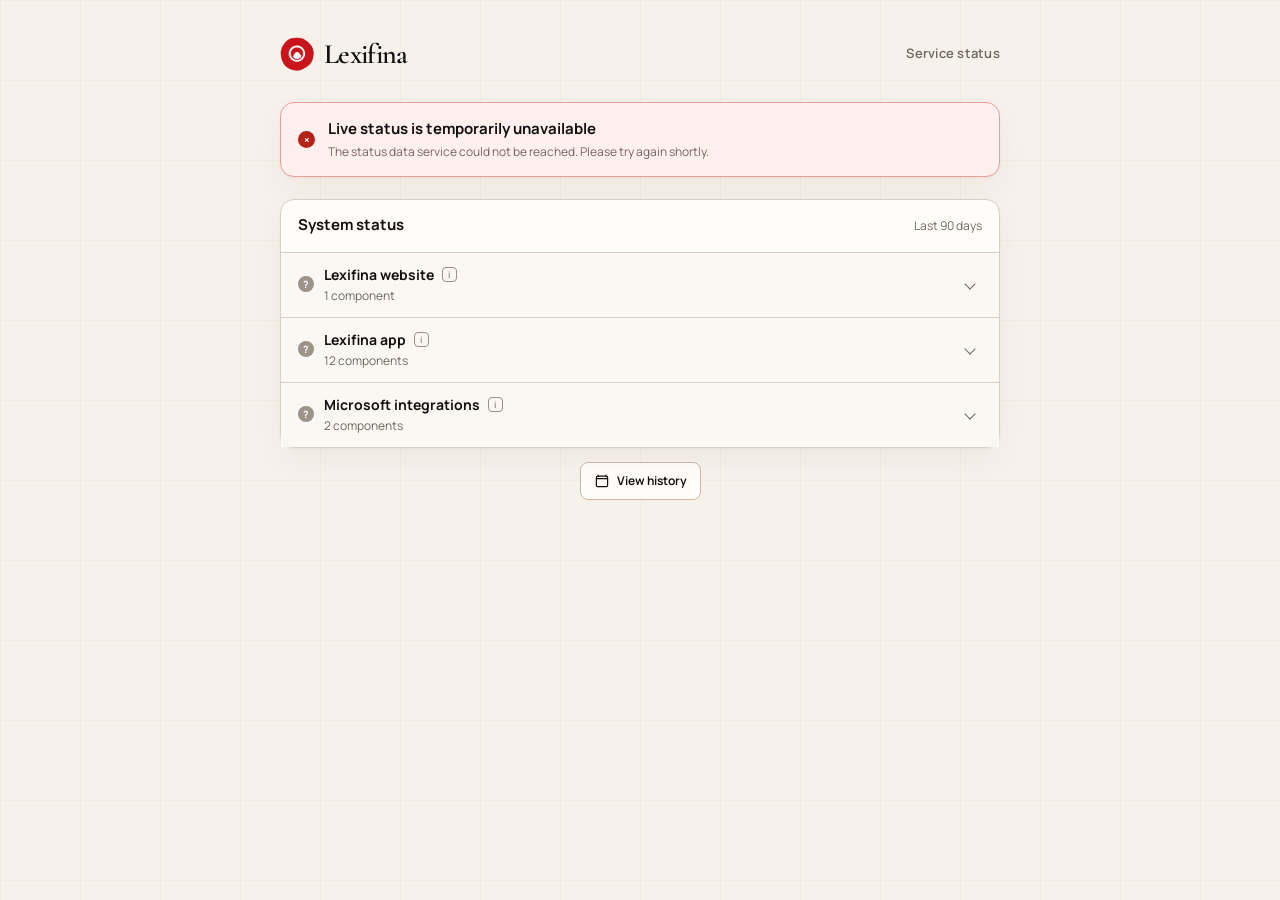
<file: site/index.html>
<!doctype html>
<html lang="en">
  <head>
    <meta charset="utf-8" />
    <meta http-equiv="Content-Security-Policy" content="default-src 'self'; connect-src https://api.github.com https://raw.githubusercontent.com; img-src 'self'; style-src 'self'; script-src 'self'; font-src 'self'; base-uri 'none'; form-action 'none'; object-src 'none'" />
    <meta name="referrer" content="no-referrer" />
    <meta name="viewport" content="width=device-width, initial-scale=1" />
    <meta name="description" content="Live availability and incident history for Lexifina services." />
    <meta name="theme-color" content="#f6f1ea" />
    <title>Lexifina Status</title>
    <link rel="icon" href="./lexifina-icon.png" type="image/png" />
    <link
      rel="preload"
      href="./fonts/CormorantGaramond-latin-400-700.woff2"
      as="font"
      type="font/woff2"
      crossorigin
    />
    <link
      rel="preload"
      href="./fonts/Manrope-latin-300-700.woff2"
      as="font"
      type="font/woff2"
      crossorigin
    />
    <link rel="stylesheet" href="./styles.css?v=lexifina-6" />
    <script src="./component-catalog.js" defer></script>
    <script src="./app.js" defer></script>
  </head>
  <body>
    <a class="skip-link" href="#main-content">Skip to system status</a>

    <main id="main-content" class="page-shell">
      <header class="brand-header">
        <a class="brand" href="https://lexifina.com/" aria-label="Lexifina home">
          <img src="./lexifina-icon.png" alt="" width="34" height="34" />
          <span>Lexifina</span>
        </a>
        <span class="page-label">Service status</span>
      </header>

      <section id="overall-card" class="overall-card is-loading" aria-live="polite">
        <span id="overall-icon" class="status-icon" aria-hidden="true"></span>
        <div>
          <h1 id="overall-title">Checking system status</h1>
          <p id="overall-copy">Retrieving the latest independent checks.</p>
        </div>
      </section>

      <section id="incident-card" class="incident-card" aria-labelledby="incident-title" hidden>
        <div class="incident-heading">
          <span class="status-icon" aria-hidden="true">!</span>
          <h2 id="incident-title">Active incident</h2>
        </div>
        <div id="active-incidents"></div>
      </section>

      <section class="status-panel" aria-labelledby="system-status-title">
        <div class="panel-heading">
          <h2 id="system-status-title">System status</h2>
          <span>Last 90 days</span>
        </div>
        <div id="component-list" class="component-list" aria-busy="true">
          <div class="loading-group" aria-hidden="true"></div>
          <div class="loading-group" aria-hidden="true"></div>
          <div class="loading-group" aria-hidden="true"></div>
        </div>
      </section>

      <footer class="page-footer">
        <a class="history-link" href="./history.html">
          <svg viewBox="0 0 20 20" aria-hidden="true">
            <path d="M5 2.5v2M15 2.5v2M3 7h14M4.5 4h11A1.5 1.5 0 0 1 17 5.5v10a1.5 1.5 0 0 1-1.5 1.5h-11A1.5 1.5 0 0 1 3 15.5v-10A1.5 1.5 0 0 1 4.5 4Z" />
          </svg>
          View history
        </a>
      </footer>
    </main>

    <noscript>
      <p class="noscript">JavaScript is required to retrieve live system status.</p>
    </noscript>
  </body>
</html>
</file>
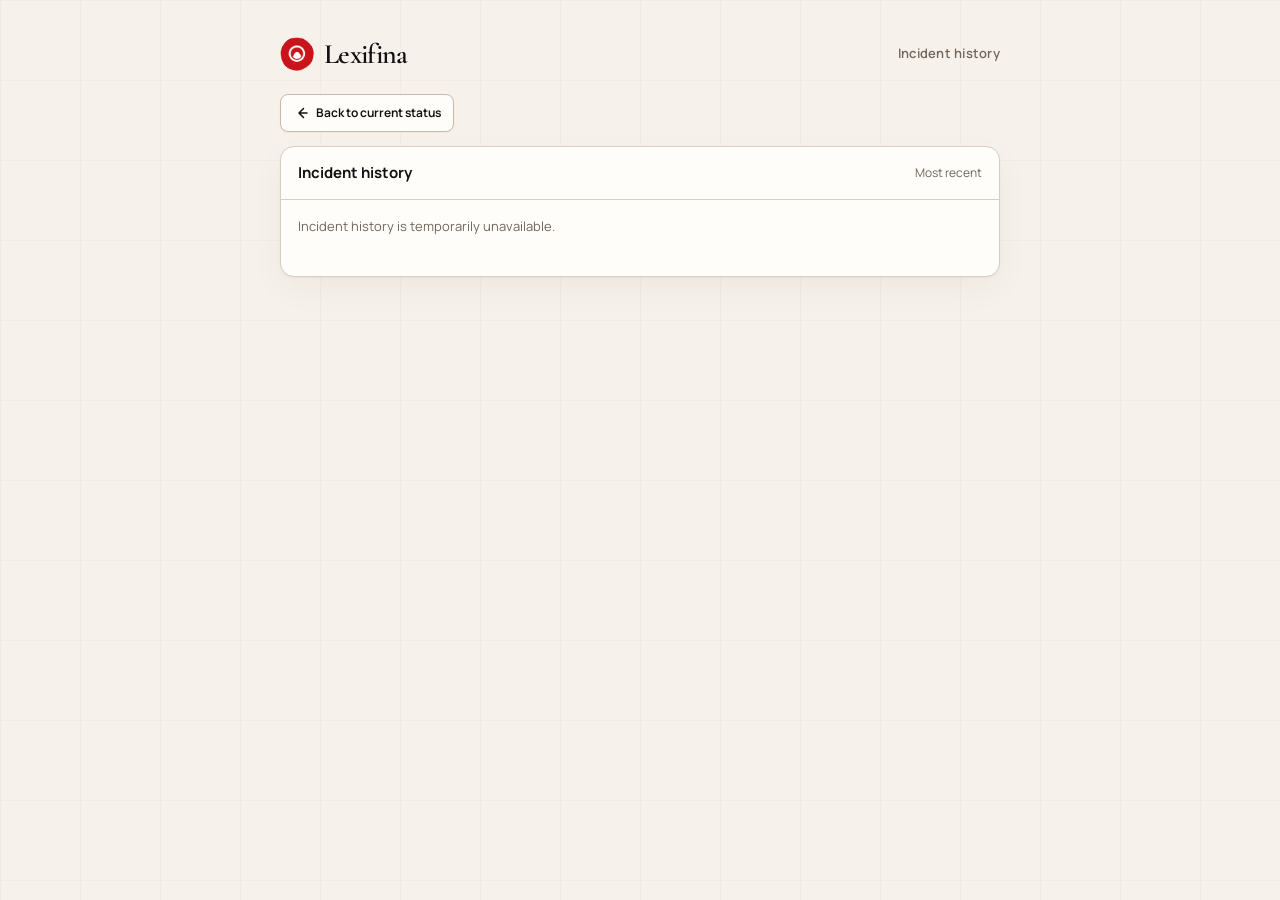
<file: site/history.html>
<!doctype html>
<html lang="en">
  <head>
    <meta charset="utf-8" />
    <meta http-equiv="Content-Security-Policy" content="default-src 'self'; connect-src https://api.github.com https://raw.githubusercontent.com; img-src 'self'; style-src 'self'; script-src 'self'; font-src 'self'; base-uri 'none'; form-action 'none'; object-src 'none'" />
    <meta name="referrer" content="no-referrer" />
    <meta name="viewport" content="width=device-width, initial-scale=1" />
    <meta name="description" content="Lexifina service incident history." />
    <meta name="theme-color" content="#f6f1ea" />
    <title>Incident history · Lexifina Status</title>
    <link rel="icon" href="./lexifina-icon.png" type="image/png" />
    <link
      rel="preload"
      href="./fonts/CormorantGaramond-latin-400-700.woff2"
      as="font"
      type="font/woff2"
      crossorigin
    />
    <link
      rel="preload"
      href="./fonts/Manrope-latin-300-700.woff2"
      as="font"
      type="font/woff2"
      crossorigin
    />
    <link rel="stylesheet" href="./styles.css?v=lexifina-6" />
    <script src="./history.js" defer></script>
  </head>
  <body>
    <main class="page-shell history-page">
      <header class="brand-header">
        <a class="brand" href="https://lexifina.com/" aria-label="Lexifina home">
          <img src="./lexifina-icon.png" alt="" width="34" height="34" />
          <span>Lexifina</span>
        </a>
        <span class="page-label">Incident history</span>
      </header>

      <nav class="history-navigation" aria-label="Status page navigation">
        <a class="history-back-link" href="./">
          <svg viewBox="0 0 16 16" aria-hidden="true">
            <path d="M10.5 3.5 6 8l4.5 4.5M6.5 8H14" />
          </svg>
          Back to current status
        </a>
      </nav>

      <section class="status-panel" aria-labelledby="history-title">
        <div class="panel-heading">
          <h1 id="history-title">Incident history</h1>
          <span>Most recent</span>
        </div>
        <div id="history-list" class="history-list" aria-busy="true">
          <div class="loading-row" aria-hidden="true"></div>
        </div>
      </section>
    </main>
  </body>
</html>
</file>
<file: site/styles.css>
@font-face {
  font-family: "Cormorant Garamond";
  src: url("./fonts/CormorantGaramond-latin-400-700.woff2") format("woff2");
  font-style: normal;
  font-weight: 400 700;
  font-display: swap;
}

@font-face {
  font-family: "Manrope";
  src: url("./fonts/Manrope-latin-300-700.woff2") format("woff2");
  font-style: normal;
  font-weight: 300 700;
  font-display: swap;
}

:root {
  color-scheme: light;
  --mist: #f6f1ea;
  --sand: #f3ece2;
  --surface: #fffdfa;
  --ink: #121011;
  --muted: #71665b;
  --border: #d8cfc3;
  --border-strong: #cbb9a6;
  --accent: #cf130e;
  --operational: #247a52;
  --operational-soft: #edf7f1;
  --degraded: #a46516;
  --degraded-soft: #fff6dc;
  --outage: #b42318;
  --outage-soft: #fff0ee;
  --unknown: #9c9389;
  --shadow: 0 1px 2px rgb(39 31 23 / 5%), 0 12px 35px rgb(39 31 23 / 4%);
}

* {
  box-sizing: border-box;
}

.sr-only {
  position: absolute;
  width: 1px;
  height: 1px;
  padding: 0;
  overflow: hidden;
  clip: rect(0, 0, 0, 0);
  white-space: nowrap;
  border: 0;
}

html {
  scroll-behavior: smooth;
}

body {
  min-width: 320px;
  min-height: 100vh;
  margin: 0;
  background:
    linear-gradient(to right, rgb(216 207 195 / 18%) 1px, transparent 1px),
    linear-gradient(to bottom, rgb(216 207 195 / 18%) 1px, transparent 1px),
    var(--mist);
  background-size: 80px 80px;
  color: var(--ink);
  font-family: "Manrope", system-ui, -apple-system, BlinkMacSystemFont, "Segoe UI", sans-serif;
  font-size: 15px;
  line-height: 1.5;
}

a {
  color: inherit;
}

.skip-link {
  position: fixed;
  top: 12px;
  left: 12px;
  z-index: 10;
  padding: 9px 13px;
  transform: translateY(-180%);
  border: 2px solid var(--ink);
  border-radius: 8px;
  background: var(--surface);
  font-weight: 700;
}

.skip-link:focus {
  transform: translateY(0);
}

:focus-visible {
  outline: 3px solid var(--ink);
  outline-offset: 3px;
}

.page-shell {
  width: min(100% - 32px, 720px);
  margin: 0 auto;
  padding: 32px 0 48px;
}

.brand-header {
  display: flex;
  align-items: center;
  justify-content: space-between;
  min-height: 44px;
  margin-bottom: 26px;
}

.brand {
  display: inline-flex;
  align-items: center;
  gap: 10px;
  text-decoration: none;
}

.brand img {
  display: block;
  border-radius: 50%;
}

.brand span {
  font-family: "Cormorant Garamond", Georgia, serif;
  font-size: 28px;
  font-weight: 600;
  letter-spacing: -0.025em;
  line-height: 1;
}

.page-label {
  color: var(--muted);
  font-size: 13px;
  font-weight: 600;
  letter-spacing: 0.02em;
}

.back-link {
  text-decoration: none;
}

.back-link:hover {
  color: var(--accent);
}

.overall-card,
.incident-card,
.status-panel {
  border: 1px solid var(--border);
  border-radius: 14px;
  background: var(--surface);
  box-shadow: var(--shadow);
}

.overall-card,
.incident-card {
  overflow: hidden;
}

.status-panel {
  position: relative;
  z-index: 1;
  overflow: visible;
}

.overall-card {
  display: flex;
  align-items: center;
  gap: 13px;
  min-height: 62px;
  margin-bottom: 22px;
  padding: 15px 17px;
}

.overall-card h1,
.overall-card p,
.incident-card h2,
.incident-card p,
.panel-heading h2,
.history-heading h2 {
  margin: 0;
}

.panel-heading h1 {
  margin: 0;
  font-size: 15px;
  font-weight: 700;
}

.overall-card h1 {
  font-size: 15px;
  font-weight: 700;
}

.overall-card p {
  margin-top: 2px;
  color: var(--muted);
  font-size: 12px;
}

.overall-card.is-up {
  border-color: #94c7aa;
  background: var(--operational-soft);
}

.overall-card.is-degraded,
.incident-card {
  border-color: #e0b45d;
  background: var(--degraded-soft);
}

.overall-card.is-down {
  border-color: #e7a099;
  background: var(--outage-soft);
}

.overall-card.is-maintenance,
.overall-card.is-unknown {
  border-color: var(--border-strong);
  background: #f4f1ed;
}

.status-icon {
  display: inline-grid;
  width: 17px;
  height: 17px;
  flex: 0 0 17px;
  place-items: center;
  border-radius: 50%;
  background: var(--unknown);
  color: #fff;
  font-size: 11px;
  font-weight: 800;
  line-height: 1;
}

.is-up .status-icon,
.component-status.is-up {
  background: var(--operational);
}

.is-degraded .status-icon,
.component-status.is-degraded,
.incident-card .status-icon {
  background: var(--degraded);
}

.is-down .status-icon,
.component-status.is-down {
  background: var(--outage);
}

.is-maintenance .status-icon,
.component-status.is-maintenance {
  background: #69798a;
}

.is-unknown .status-icon,
.component-status.is-unknown {
  background: var(--unknown);
}

.incident-card {
  margin-bottom: 22px;
  background: var(--surface);
}

.incident-heading {
  display: flex;
  align-items: center;
  gap: 10px;
  padding: 14px 17px;
  background: var(--degraded-soft);
}

.incident-heading h2 {
  font-size: 15px;
}

.incident-entry {
  padding: 16px 17px;
  border-top: 1px solid #eee2c8;
}

.incident-entry h3 {
  margin: 0;
  font-size: 14px;
}

.incident-entry p {
  margin-top: 7px;
  color: var(--muted);
  font-size: 13px;
  white-space: pre-line;
}

.incident-meta {
  margin-top: 8px;
  color: var(--degraded);
  font-size: 12px;
  font-weight: 600;
}

.panel-heading,
.history-heading {
  display: flex;
  align-items: center;
  justify-content: space-between;
  gap: 16px;
}

.panel-heading {
  min-height: 53px;
  padding: 0 17px;
  border-bottom: 1px solid var(--border);
}

.panel-heading h2,
.history-heading h2 {
  font-size: 15px;
  font-weight: 700;
}

.panel-heading span,
.history-heading span {
  color: var(--muted);
  font-size: 12px;
}

.component-group + .component-group {
  border-top: 1px solid var(--border);
}

.component-group {
  position: relative;
}

.component-group:hover,
.component-group:focus-within {
  z-index: 20;
}

.group-header {
  display: grid;
  width: 100%;
  min-height: 62px;
  grid-template-columns: auto minmax(0, 1fr) auto;
  align-items: center;
  gap: 10px;
  padding: 11px 17px;
  border: 0;
  border-bottom: 1px solid transparent;
  background: #fbf8f3;
  color: var(--ink);
  font: inherit;
  text-align: left;
  cursor: pointer;
  transition: background-color 180ms ease, border-color 180ms ease;
}

.group-header[aria-expanded="true"] {
  border-bottom-color: var(--border);
}

.group-header[aria-expanded="true"] .group-chevron {
  color: var(--ink);
}

.group-header:hover {
  background: #f7f2eb;
}

.group-header:focus-visible {
  position: relative;
  z-index: 2;
  outline: 2px solid rgb(192 40 32 / 42%);
  outline-offset: -2px;
}

.group-identity {
  display: grid;
  min-width: 0;
  gap: 2px;
}

.group-title-line,
.component-name-wrap {
  display: inline-flex;
  min-width: 0;
  align-items: center;
  gap: 7px;
}

.group-name {
  overflow: hidden;
  font-size: 14px;
  font-weight: 700;
  text-overflow: ellipsis;
  white-space: nowrap;
}

.group-count {
  color: var(--muted);
  font-size: 12px;
}

.group-chevron {
  display: inline-grid;
  width: 24px;
  height: 24px;
  place-items: center;
  color: var(--muted);
}

.group-chevron::before {
  width: 7px;
  height: 7px;
  border-right: 1.5px solid currentColor;
  border-bottom: 1.5px solid currentColor;
  content: "";
  transform: rotate(45deg);
  transition: transform 240ms cubic-bezier(0.22, 1, 0.36, 1);
}

.group-header[aria-expanded="true"] .group-chevron::before {
  transform: rotate(225deg);
}

.group-components {
  display: grid;
  grid-template-rows: 1fr;
  opacity: 1;
  transition:
    grid-template-rows 280ms cubic-bezier(0.22, 1, 0.36, 1),
    opacity 180ms ease;
}

.group-components.is-collapsed {
  grid-template-rows: 0fr;
  opacity: 0;
}

.group-components-inner {
  min-height: 0;
  overflow: visible;
}

.group-components.is-collapsed .group-components-inner,
.group-components.is-animating .group-components-inner {
  overflow: hidden;
}

.component-row {
  position: relative;
  padding: 14px 17px 15px;
}

.component-row:hover,
.component-row:focus-within {
  z-index: 30;
}

.component-row + .component-row {
  border-top: 1px solid var(--border);
}

.component-topline {
  display: grid;
  grid-template-columns: auto minmax(0, 1fr) auto;
  align-items: center;
  gap: 9px;
}

.component-status {
  display: inline-grid;
  width: 16px;
  height: 16px;
  place-items: center;
  border-radius: 50%;
  background: var(--unknown);
  color: #fff;
  font-size: 10px;
  font-weight: 800;
}

.component-status::before {
  content: "?";
}

.component-status.is-up::before {
  width: 4px;
  height: 7px;
  border: solid currentColor;
  border-width: 0 1.5px 1.5px 0;
  content: "";
  transform: translateY(-1px) rotate(45deg);
}

.component-status.is-degraded::before {
  content: "!";
}

.component-status.is-maintenance::before {
  content: "–";
}

.component-status.is-down::before {
  content: "×";
}

.component-name {
  overflow: hidden;
  font-size: 14px;
  font-weight: 650;
  text-overflow: ellipsis;
  white-space: nowrap;
}

.info-tip {
  position: relative;
  display: inline-grid;
  width: 16px;
  height: 16px;
  flex: 0 0 16px;
  place-items: center;
  border-radius: 50%;
  color: #9b9085;
  cursor: help;
}

.info-symbol {
  display: inline-grid;
  width: 15px;
  height: 15px;
  place-items: center;
  border: 1px solid currentColor;
  border-radius: 4px;
  background: transparent;
  font-family: "Manrope", system-ui, sans-serif;
  font-size: 9px;
  font-weight: 700;
  line-height: 1;
  transition: border-color 140ms ease, background-color 140ms ease, color 140ms ease;
}

.info-symbol::before {
  content: "i";
}

.info-tip:hover .info-symbol,
.info-tip:focus .info-symbol,
.info-tip:focus-visible .info-symbol {
  border-color: var(--muted);
  background: var(--sand);
  color: var(--ink);
}

.info-tip:hover,
.info-tip:focus,
.info-tip:focus-visible {
  z-index: 220;
}

.info-tooltip {
  --tooltip-shift-x: 0px;
  position: absolute;
  top: calc(100% + 7px);
  left: 50%;
  z-index: 100;
  display: none;
  width: min(290px, 76vw);
  padding: 9px 10px;
  transform: translate(calc(-50% + var(--tooltip-shift-x)), -4px);
  border: 1px solid #c7b7a5;
  border-radius: 10px;
  background: #fff;
  box-shadow: 0 12px 30px rgb(39 31 23 / 20%);
  color: var(--ink);
  font-size: 11px;
  font-weight: 450;
  line-height: 1.45;
  opacity: 0;
  pointer-events: none;
  transition: opacity 100ms ease, transform 100ms ease;
}

.info-tip:hover .info-tooltip,
.info-tip:focus .info-tooltip,
.info-tip:focus-visible .info-tooltip {
  display: block;
  transform: translate(calc(-50% + var(--tooltip-shift-x)), 0);
  opacity: 1;
}

.component-metrics {
  color: var(--muted);
  font-size: 12px;
  text-align: right;
  white-space: nowrap;
}

.uptime-bars {
  display: grid;
  grid-template-columns: repeat(90, minmax(2px, 1fr));
  gap: 2px;
  height: 13px;
  margin-top: 10px;
}

.uptime-bar {
  appearance: none;
  position: relative;
  min-width: 2px;
  padding: 0;
  border: 0;
  border-radius: 999px;
  background: var(--operational);
  cursor: pointer;
  transition: filter 120ms ease;
}

.uptime-bar:hover,
.uptime-bar:focus-visible {
  z-index: 220;
  filter: saturate(1.18) brightness(0.94);
}

.uptime-tooltip {
  --tooltip-shift-x: 0px;
  position: absolute;
  top: calc(100% + 4px);
  left: 50%;
  z-index: 90;
  display: none;
  width: min(256px, 70vw);
  padding: 4px;
  transform: translate(calc(-50% + var(--tooltip-shift-x)), -4px);
  border: 1px solid #c7b7a5;
  border-radius: 10px;
  background: #fff;
  box-shadow: 0 12px 30px rgb(39 31 23 / 20%);
  color: var(--ink);
  opacity: 0;
  pointer-events: none;
  transition: opacity 100ms ease, transform 100ms ease;
}

.uptime-bar:hover .uptime-tooltip,
.uptime-bar:focus .uptime-tooltip,
.uptime-bar:focus-visible .uptime-tooltip {
  display: block;
  transform: translate(calc(-50% + var(--tooltip-shift-x)), 0);
  opacity: 1;
}

.uptime-bar:focus-visible {
  z-index: 2;
  outline: 2px solid var(--ink);
  outline-offset: 2px;
}

.tooltip-date,
.tooltip-detail {
  display: flex;
  min-height: 32px;
  align-items: center;
  text-align: left;
}

.tooltip-date {
  min-height: 28px;
  padding: 4px;
  color: #9c9389;
  font-size: 12px;
  white-space: nowrap;
}

.tooltip-detail {
  gap: 8px;
  padding: 4px 8px;
  color: #9c9389;
  font-size: 12px;
}

.tooltip-icon {
  display: inline-grid;
  width: 16px;
  height: 16px;
  flex: 0 0 16px;
  place-items: center;
  border-radius: 50%;
  background: var(--operational);
  color: #fff;
  font-size: 10px;
  font-weight: 800;
  line-height: 1;
}

.is-up .status-icon,
.tooltip-icon.is-up {
  font-size: 0;
}

.is-up .status-icon::before,
.tooltip-icon.is-up::before {
  width: 4px;
  height: 7px;
  border: solid currentColor;
  border-width: 0 1.5px 1.5px 0;
  content: "";
  transform: translateY(-1px) rotate(45deg);
}

.tooltip-icon.is-degraded {
  background: #e2a52a;
}

.tooltip-icon.is-down {
  background: var(--outage);
}

.tooltip-icon.is-maintenance {
  background: #69798a;
}

.tooltip-icon.is-unknown {
  background: var(--unknown);
}

.uptime-bar.is-degraded {
  background: #e2a52a;
}

.uptime-bar.is-down {
  background: var(--outage);
}

.uptime-bar.is-maintenance {
  background: #69798a;
}

.uptime-bar.is-unknown {
  background: #ded8d0;
}

.loading-row {
  height: 76px;
  background: linear-gradient(90deg, transparent 0, rgb(243 236 226 / 90%) 48%, transparent 100%);
  background-size: 220% 100%;
  animation: loading 1.2s ease-in-out infinite;
}

.loading-group {
  height: 62px;
  background: linear-gradient(90deg, transparent 0, rgb(243 236 226 / 90%) 48%, transparent 100%);
  background-size: 220% 100%;
  animation: loading 1.2s ease-in-out infinite;
}

.loading-group + .loading-group {
  border-top: 1px solid var(--border);
}

.loading-row + .loading-row {
  border-top: 1px solid var(--border);
}

.muted {
  color: var(--muted);
}

.history-page {
  max-width: 720px;
}

.history-page .brand-header {
  margin-bottom: 18px;
}

.history-navigation {
  margin-bottom: 14px;
}

.history-back-link {
  display: inline-flex;
  min-height: 38px;
  align-items: center;
  gap: 7px;
  padding: 8px 12px;
  border: 1px solid var(--border-strong);
  border-radius: 8px;
  background: var(--surface);
  box-shadow: 0 1px 2px rgb(39 31 23 / 4%);
  color: var(--ink);
  font-size: 12px;
  font-weight: 650;
  text-decoration: none;
  transition: border-color 150ms ease, transform 150ms ease;
}

.history-back-link:hover {
  border-color: var(--ink);
  transform: translateY(-1px);
}

.history-back-link svg {
  width: 16px;
  height: 16px;
  fill: none;
  stroke: currentColor;
  stroke-linecap: round;
  stroke-linejoin: round;
  stroke-width: 1.5;
}

.history-list {
  min-height: 76px;
}

.history-item,
.history-empty {
  margin: 0;
  padding: 17px;
}

.history-item + .history-item {
  border-top: 1px solid var(--border);
}

.history-item h2 {
  margin: 0;
  font-size: 14px;
}

.history-item p {
  margin: 5px 0 0;
  color: var(--muted);
  font-size: 12px;
}

.history-empty {
  color: var(--muted);
  font-size: 13px;
}

.page-footer {
  display: grid;
  justify-items: center;
  padding-top: 14px;
  color: var(--muted);
  font-size: 11px;
  text-align: center;
}

.history-link {
  display: inline-flex;
  align-items: center;
  gap: 7px;
  min-height: 38px;
  padding: 8px 13px;
  border: 1px solid var(--border-strong);
  border-radius: 8px;
  background: var(--surface);
  color: var(--ink);
  font-size: 12px;
  font-weight: 650;
  text-decoration: none;
  transition: border-color 150ms ease, transform 150ms ease;
}

.history-link:hover {
  border-color: var(--ink);
  transform: translateY(-1px);
}

.history-link svg {
  width: 16px;
  height: 16px;
  fill: none;
  stroke: currentColor;
  stroke-linecap: round;
  stroke-linejoin: round;
  stroke-width: 1.5;
}

.noscript {
  position: fixed;
  right: 16px;
  bottom: 16px;
  left: 16px;
  padding: 12px;
  border: 1px solid var(--outage);
  border-radius: 8px;
  background: var(--outage-soft);
  text-align: center;
}

@keyframes loading {
  from { background-position: 100% 0; }
  to { background-position: -100% 0; }
}

@media (max-width: 620px) {
  .page-shell {
    width: min(100% - 24px, 720px);
    padding-top: 20px;
  }

  .brand-header {
    margin-bottom: 18px;
  }

  .component-row {
    padding-right: 14px;
    padding-left: 14px;
  }

  .group-header {
    padding-right: 14px;
    padding-left: 14px;
  }

  .component-topline {
    grid-template-columns: auto minmax(0, 1fr);
  }

  .component-metrics {
    grid-column: 2;
    text-align: left;
  }

  .uptime-bars {
    grid-template-columns: repeat(45, minmax(2px, 1fr));
  }

  .uptime-bar:nth-child(-n + 45) {
    display: none;
  }
}

@media (prefers-reduced-motion: reduce) {
  html { scroll-behavior: auto; }
  .loading-row { animation: none; }
  .loading-group { animation: none; }
  .uptime-bar { transition: none; }
  .group-header,
  .group-chevron::before,
  .group-components { transition: none; }
  .history-back-link { transition: none; }
}
</file>
